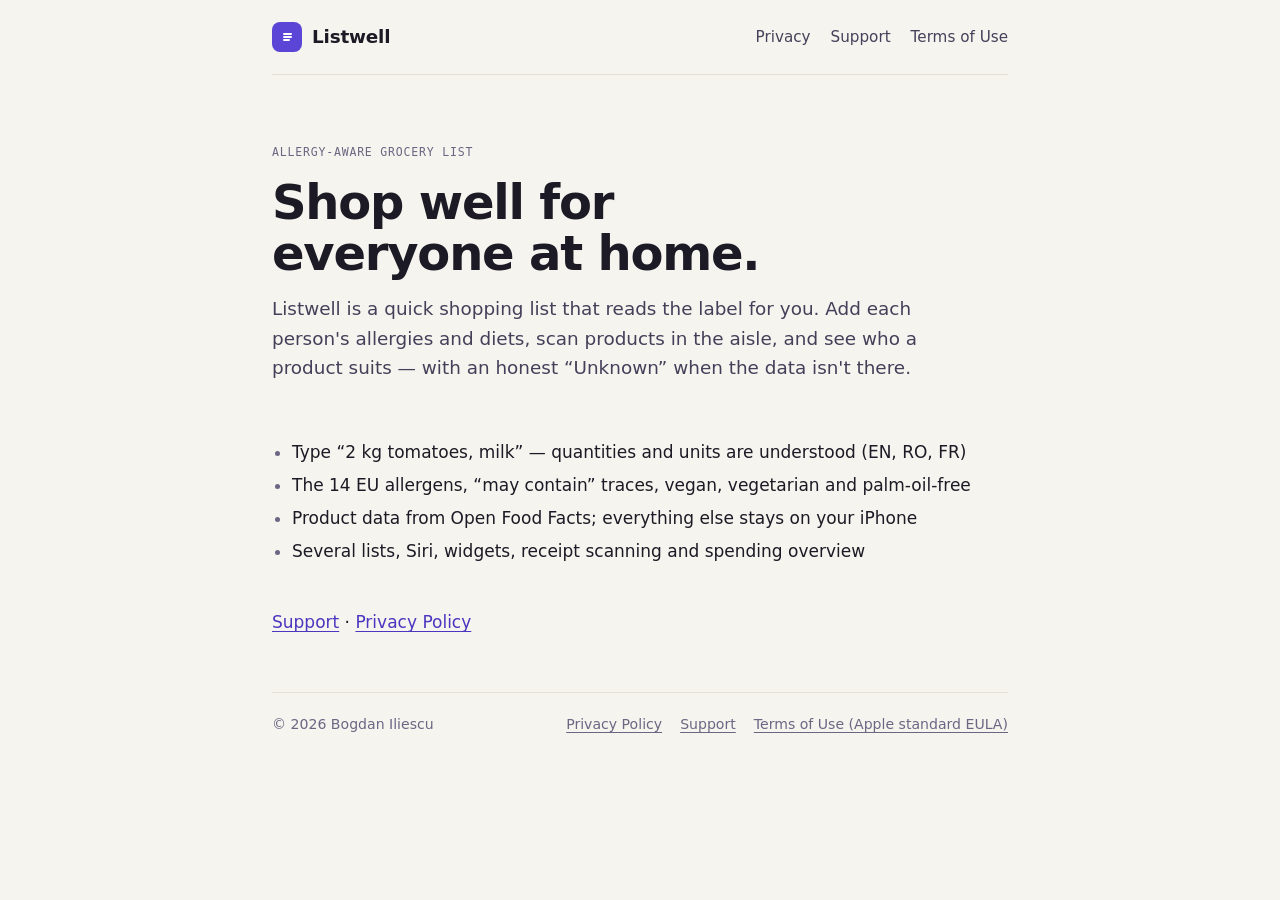
<file: index.html>
<!doctype html>
<html lang="en">
<head>
  <meta charset="utf-8">
  <meta name="viewport" content="width=device-width, initial-scale=1">
  <title>Listwell — allergy-aware grocery list</title>
  <meta name="description" content="A quick shopping list that checks products against your household's allergies and diets.">
  <link rel="stylesheet" href="style.css">
</head>
<body>
<div class="page">

  <header class="topbar">
    <a class="brand" href="index.html">
      <span class="brand-mark" aria-hidden="true"><svg width="16" height="16" viewBox="0 0 16 16"><path d="M5 5h7M5 8h7M5 11h5" stroke="currentColor" stroke-width="2" stroke-linecap="round"/></svg></span>
      <span class="brand-name">Listwell</span>
    </a>
    <nav class="nav" aria-label="Site">
      <a href="privacy.html">Privacy</a><a href="support.html">Support</a>
      <a href="https://www.apple.com/legal/internet-services/itunes/dev/stdeula/">Terms of Use</a>
    </nav>
  </header>

  <div class="intro">
    <span class="label">Allergy-aware grocery list</span>
    <h1>Shop well for everyone at home.</h1>
    <p class="lede">Listwell is a quick shopping list that reads the label for you. Add each person's allergies and diets, scan products in the aisle, and see who a product suits — with an honest “Unknown” when the data isn't there.</p>
  </div>
  <main class="doc">
    <ul>
      <li>Type “2 kg tomatoes, milk” — quantities and units are understood (EN, RO, FR)</li>
      <li>The 14 EU allergens, “may contain” traces, vegan, vegetarian and palm-oil-free</li>
      <li>Product data from Open Food Facts; everything else stays on your iPhone</li>
      <li>Several lists, Siri, widgets, receipt scanning and spending overview</li>
    </ul>
    <p><a href="support.html">Support</a> · <a href="privacy.html">Privacy Policy</a></p>
  </main>

  <footer class="footer">
    <span>© 2026 Bogdan Iliescu</span>
    <nav aria-label="Footer">
      <a href="privacy.html">Privacy Policy</a>
      <a href="support.html">Support</a>
      <a href="https://www.apple.com/legal/internet-services/itunes/dev/stdeula/">Terms of Use (Apple standard EULA)</a>
    </nav>
  </footer>

</div>
</body>
</html>
</file>
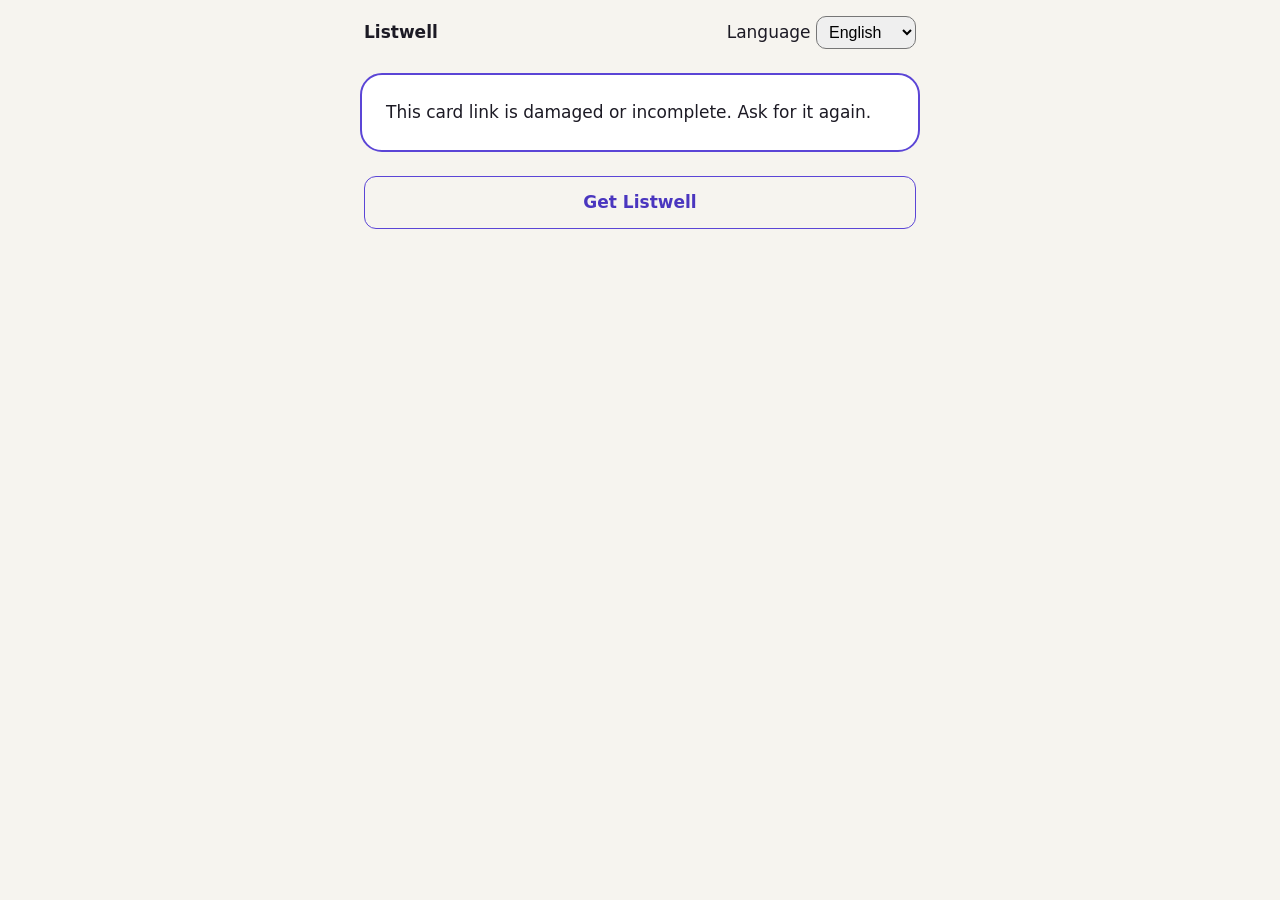
<file: card/index.html>
<!doctype html>
<html lang="en">
<head>
  <meta charset="utf-8">
  <meta name="viewport" content="width=device-width, initial-scale=1">
  <meta name="robots" content="noindex">
  <meta name="referrer" content="no-referrer">
  <title>Allergy card · Listwell</title>
  <link rel="stylesheet" href="../style.css">
  <style>
    .card { background: var(--surface); border: 2px solid var(--accent); border-radius: 22px; padding: 24px; max-width: 560px; margin: 24px auto; }
    .who { display: flex; gap: 14px; align-items: center; }
    .who .emoji { font-size: 52px; }
    .who h1 { margin: 0; font-size: 30px; }
    .who p { margin: 2px 0 0; color: var(--muted); }
    .cant { font-weight: 700; font-size: 20px; margin: 20px 0 8px; }
    ul.allergens { list-style: none; padding: 0; margin: 0; font-size: 20px; }
    ul.allergens li { padding: 6px 0; border-bottom: 1px solid var(--rule); }
    .traces { margin-top: 14px; }
    .traces.strong { color: var(--poor); font-weight: 700; }
    .note { margin-top: 14px; padding: 10px 12px; background: var(--sunken); border-radius: 12px; }
    .thanks { font-weight: 700; margin-top: 18px; font-size: 18px; }
    .bar { max-width: 560px; margin: 16px auto; display: flex; gap: 10px; flex-wrap: wrap; align-items: center; justify-content: space-between; padding: 0 4px; }
    .bar select { font-size: 16px; padding: 6px 8px; border-radius: 10px; }
    .actions { max-width: 560px; margin: 0 auto 40px; display: flex; gap: 10px; flex-wrap: wrap; padding: 0 4px; }
    .actions a { flex: 1 1 200px; text-align: center; padding: 12px; border-radius: 12px; text-decoration: none; font-weight: 600; }
    .actions a.primary { background: var(--accent); color: var(--on-accent); }
    .actions a.secondary { border: 1px solid var(--accent); color: var(--accent-ink); }
    .footer { color: var(--muted); font-size: 13px; margin-top: 14px; }
    .hidden { display: none; }
  </style>
</head>
<body>
  <main>
    <div class="bar">
      <strong>Listwell</strong>
      <label><span id="langLabel">Language</span>
        <select id="lang"></select>
      </label>
    </div>
    <div id="card" class="card hidden"></div>
    <div id="error" class="card hidden"></div>
    <div class="actions">
      <a id="open" class="primary hidden" href="#">Open in Listwell</a>
      <a id="get" class="secondary" href="https://apps.apple.com/app/id6823327229">Get Listwell</a>
    </div>
  </main>
  <script>
  // Everything happens on this page: the card is in the part of the link after "#", which is never sent anywhere.
  const D = {"t": {"languages": ["en", "ro", "fr", "de", "it", "es"], "languageNames": {"en": "English", "ro": "Română", "fr": "Français", "de": "Deutsch", "it": "Italiano", "es": "Español"}, "strings": {"en": {"title": "My food allergies", "cantEat": "I can't eat:", "tracesAvoid": "Even traces are a problem for me. Please check “may contain” warnings.", "tracesOK": "Traces (“may contain”) are usually OK for me.", "vegan": "Vegan diet: no meat, fish, milk, eggs or honey.", "vegetarian": "Vegetarian diet: no meat or fish.", "palmOilFree": "I avoid palm oil.", "none": "I have no food restrictions.", "thanks": "Please check the ingredients. Thank you!", "note": "Note", "footer": "Allergy card made with Listwell", "allergens": {"gluten": "Gluten (wheat, rye, barley, oats)", "crustaceans": "Crustaceans (shrimp, crab, lobster)", "eggs": "Eggs", "fish": "Fish", "peanuts": "Peanuts", "soybeans": "Soy", "milk": "Milk (including lactose)", "nuts": "Tree nuts (almonds, hazelnuts, walnuts, cashews…)", "celery": "Celery", "mustard": "Mustard", "sesame": "Sesame", "sulphites": "Sulphites", "lupin": "Lupin", "molluscs": "Molluscs (mussels, squid, snails)"}}, "ro": {"title": "Alergiile mele alimentare", "cantEat": "Nu pot mânca:", "tracesAvoid": "Chiar și urmele sunt o problemă pentru mine. Vă rog verificați mențiunile „poate conține”.", "tracesOK": "Urmele („poate conține”) sunt de obicei în regulă pentru mine.", "vegan": "Dietă vegană: fără carne, pește, lapte, ouă sau miere.", "vegetarian": "Dietă vegetariană: fără carne sau pește.", "palmOilFree": "Evit uleiul de palmier.", "none": "Nu am restricții alimentare.", "thanks": "Vă rog verificați ingredientele. Mulțumesc!", "note": "Notă", "footer": "Card de alergii creat cu Listwell", "allergens": {"gluten": "Gluten (grâu, secară, orz, ovăz)", "crustaceans": "Crustacee (creveți, crab, homar)", "eggs": "Ouă", "fish": "Pește", "peanuts": "Arahide", "soybeans": "Soia", "milk": "Lapte (inclusiv lactoză)", "nuts": "Fructe cu coajă lemnoasă (migdale, alune, nuci, caju…)", "celery": "Țelină", "mustard": "Muștar", "sesame": "Susan", "sulphites": "Sulfiți", "lupin": "Lupin", "molluscs": "Moluște (midii, calmar, melci)"}}, "fr": {"title": "Mes allergies alimentaires", "cantEat": "Je ne peux pas manger :", "tracesAvoid": "Même des traces me posent problème. Merci de vérifier les mentions « peut contenir ».", "tracesOK": "Les traces (« peut contenir ») me conviennent généralement.", "vegan": "Régime végan : ni viande, ni poisson, ni lait, ni œufs, ni miel.", "vegetarian": "Régime végétarien : ni viande ni poisson.", "palmOilFree": "J’évite l’huile de palme.", "none": "Je n’ai aucune restriction alimentaire.", "thanks": "Merci de vérifier les ingrédients. Merci beaucoup !", "note": "Remarque", "footer": "Carte d’allergies créée avec Listwell", "allergens": {"gluten": "Gluten (blé, seigle, orge, avoine)", "crustaceans": "Crustacés (crevettes, crabe, homard)", "eggs": "Œufs", "fish": "Poisson", "peanuts": "Arachides (cacahuètes)", "soybeans": "Soja", "milk": "Lait (y compris le lactose)", "nuts": "Fruits à coque (amandes, noisettes, noix, cajou…)", "celery": "Céleri", "mustard": "Moutarde", "sesame": "Sésame", "sulphites": "Sulfites", "lupin": "Lupin", "molluscs": "Mollusques (moules, calmar, escargots)"}}, "de": {"title": "Meine Lebensmittelallergien", "cantEat": "Ich darf nicht essen:", "tracesAvoid": "Schon Spuren sind für mich ein Problem. Bitte auf „kann Spuren enthalten“ achten.", "tracesOK": "Spuren („kann Spuren enthalten“) sind für mich meist in Ordnung.", "vegan": "Vegane Ernährung: kein Fleisch, kein Fisch, keine Milch, keine Eier, kein Honig.", "vegetarian": "Vegetarische Ernährung: kein Fleisch und kein Fisch.", "palmOilFree": "Ich vermeide Palmöl.", "none": "Ich habe keine Einschränkungen beim Essen.", "thanks": "Bitte prüfen Sie die Zutaten. Vielen Dank!", "note": "Hinweis", "footer": "Allergiekarte erstellt mit Listwell", "allergens": {"gluten": "Gluten (Weizen, Roggen, Gerste, Hafer)", "crustaceans": "Krebstiere (Garnelen, Krabben, Hummer)", "eggs": "Eier", "fish": "Fisch", "peanuts": "Erdnüsse", "soybeans": "Soja", "milk": "Milch (einschließlich Laktose)", "nuts": "Schalenfrüchte (Mandeln, Haselnüsse, Walnüsse, Cashews…)", "celery": "Sellerie", "mustard": "Senf", "sesame": "Sesam", "sulphites": "Sulfite", "lupin": "Lupinen", "molluscs": "Weichtiere (Muscheln, Tintenfisch, Schnecken)"}}, "it": {"title": "Le mie allergie alimentari", "cantEat": "Non posso mangiare:", "tracesAvoid": "Anche le tracce sono un problema per me. Controllate le diciture «può contenere».", "tracesOK": "Le tracce («può contenere») di solito per me vanno bene.", "vegan": "Dieta vegana: niente carne, pesce, latte, uova o miele.", "vegetarian": "Dieta vegetariana: niente carne né pesce.", "palmOilFree": "Evito l’olio di palma.", "none": "Non ho restrizioni alimentari.", "thanks": "Per favore controllate gli ingredienti. Grazie!", "note": "Nota", "footer": "Scheda allergie creata con Listwell", "allergens": {"gluten": "Glutine (frumento, segale, orzo, avena)", "crustaceans": "Crostacei (gamberi, granchi, astice)", "eggs": "Uova", "fish": "Pesce", "peanuts": "Arachidi", "soybeans": "Soia", "milk": "Latte (incluso il lattosio)", "nuts": "Frutta a guscio (mandorle, nocciole, noci, anacardi…)", "celery": "Sedano", "mustard": "Senape", "sesame": "Sesamo", "sulphites": "Solfiti", "lupin": "Lupini", "molluscs": "Molluschi (cozze, calamari, lumache)"}}, "es": {"title": "Mis alergias alimentarias", "cantEat": "No puedo comer:", "tracesAvoid": "Incluso las trazas son un problema para mí. Revisen los avisos «puede contener».", "tracesOK": "Las trazas («puede contener») normalmente no me afectan.", "vegan": "Dieta vegana: sin carne, pescado, leche, huevos ni miel.", "vegetarian": "Dieta vegetariana: sin carne ni pescado.", "palmOilFree": "Evito el aceite de palma.", "none": "No tengo restricciones alimentarias.", "thanks": "Por favor, revisen los ingredientes. ¡Gracias!", "note": "Nota", "footer": "Tarjeta de alergias creada con Listwell", "allergens": {"gluten": "Gluten (trigo, centeno, cebada, avena)", "crustaceans": "Crustáceos (gambas, cangrejo, langosta)", "eggs": "Huevos", "fish": "Pescado", "peanuts": "Cacahuetes", "soybeans": "Soja", "milk": "Leche (incluida la lactosa)", "nuts": "Frutos de cáscara (almendras, avellanas, nueces, anacardos…)", "celery": "Apio", "mustard": "Mostaza", "sesame": "Sésamo", "sulphites": "Sulfitos", "lupin": "Altramuces", "molluscs": "Moluscos (mejillones, calamares, caracoles)"}}}}, "ui": {"en": {"open": "Open in Listwell", "get": "Get Listwell", "invalid": "This card link is damaged or incomplete. Ask for it again.", "language": "Language"}, "ro": {"open": "Deschide în Listwell", "get": "Descarcă Listwell", "invalid": "Linkul cardului este deteriorat sau incomplet. Cere-l din nou.", "language": "Limba"}, "fr": {"open": "Ouvrir dans Listwell", "get": "Obtenir Listwell", "invalid": "Ce lien de carte est abîmé ou incomplet. Demandez-le à nouveau.", "language": "Langue"}, "de": {"open": "In Listwell öffnen", "get": "Listwell laden", "invalid": "Dieser Kartenlink ist beschädigt oder unvollständig.", "language": "Sprache"}, "it": {"open": "Apri in Listwell", "get": "Scarica Listwell", "invalid": "Questo link è danneggiato o incompleto.", "language": "Lingua"}, "es": {"open": "Abrir en Listwell", "get": "Descargar Listwell", "invalid": "Este enlace está dañado o incompleto.", "language": "Idioma"}}, "emoji": {"gluten": "🌾", "crustaceans": "🦐", "eggs": "🥚", "fish": "🐟", "peanuts": "🥜", "soybeans": "🫘", "milk": "🥛", "nuts": "🌰", "celery": "🥬", "mustard": "🟡", "sesame": "⚪️", "sulphites": "🍷", "lupin": "🌼", "molluscs": "🦪"}, "dietEmoji": {"vegan": "🌱", "vegetarian": "🥗", "palmOilFree": "🌴"}, "order": ["gluten", "crustaceans", "eggs", "fish", "peanuts", "soybeans", "milk", "nuts", "celery", "mustard", "sesame", "sulphites", "lupin", "molluscs"]};
  const $ = (id) => document.getElementById(id);
  function decode(fragment) {
    if (!fragment.startsWith("c1.") || fragment.length > 2048) return null;
    try {
      let b = fragment.slice(3).replace(/-/g, "+").replace(/_/g, "/");
      while (b.length % 4) b += "=";
      const bytes = Uint8Array.from(atob(b), (c) => c.charCodeAt(0));
      const card = JSON.parse(new TextDecoder().decode(bytes));
      if (card.v !== 1 || typeof card.n !== "string" || !card.n.trim()) return null;
      return card;
    } catch (e) { return null; }
  }
  function text(tag, content, cls) {
    const el = document.createElement(tag);
    el.textContent = content;
    if (cls) el.className = cls;
    return el;
  }
  function render(card, lang) {
    const s = D.t.strings[lang] || D.t.strings.en;
    const ui = D.ui[lang] || D.ui.en;
    document.documentElement.lang = lang;
    $("langLabel").textContent = ui.language;
    $("open").textContent = ui.open;
    $("get").textContent = ui.get;
    if (!card) {
      $("card").classList.add("hidden");
      $("open").classList.add("hidden");
      const err = $("error");
      err.replaceChildren(text("p", ui.invalid));
      err.classList.remove("hidden");
      return;
    }
    const root = $("card");
    root.replaceChildren();
    const who = document.createElement("div");
    who.className = "who";
    who.append(text("div", (card.e || "🙂").slice(0, 8), "emoji"));
    const names = document.createElement("div");
    names.append(text("h1", card.n.slice(0, 40)), text("p", s.title));
    who.append(names);
    root.append(who);
    const allergens = D.order.filter((code) => (card.a || []).includes(code));
    const diets = (card.d || []).filter((d) => s[d] && !(d === "vegetarian" && (card.d || []).includes("vegan")));
    if (!allergens.length && !diets.length) root.append(text("p", s.none, "cant"));
    if (allergens.length) {
      root.append(text("div", s.cantEat, "cant"));
      const ul = document.createElement("ul");
      ul.className = "allergens";
      allergens.forEach((code) => ul.append(text("li", D.emoji[code] + "  " + (s.allergens[code] || code))));
      root.append(ul);
      root.append(text("p", card.t ? s.tracesAvoid : s.tracesOK, card.t ? "traces strong" : "traces"));
    }
    diets.forEach((d) => root.append(text("p", D.dietEmoji[d] + "  " + s[d])));
    if (card.m) {
      const note = document.createElement("div");
      note.className = "note";
      note.append(text("strong", s.note + ": "), text("span", String(card.m).slice(0, 140)));
      root.append(note);
    }
    root.append(text("p", s.thanks, "thanks"), text("p", s.footer, "footer"));
    root.classList.remove("hidden");
    $("error").classList.add("hidden");
    const open = $("open");
    open.href = "listwell://card#" + location.hash.slice(1);
    open.classList.remove("hidden");
  }
  const languages = D.t.languages;
  const preferred = (navigator.languages || [navigator.language || "en"]).map((l) => l.slice(0, 2));
  let lang = preferred.find((l) => languages.includes(l)) || "en";
  const select = $("lang");
  languages.forEach((code) => {
    const option = document.createElement("option");
    option.value = code;
    option.textContent = D.t.languageNames[code];
    select.append(option);
  });
  select.value = lang;
  const show = () => render(decode(decodeURIComponent(location.hash.slice(1))), select.value);
  select.addEventListener("change", show);
  window.addEventListener("hashchange", show);
  show();
  </script>
</body>
</html>
</file>
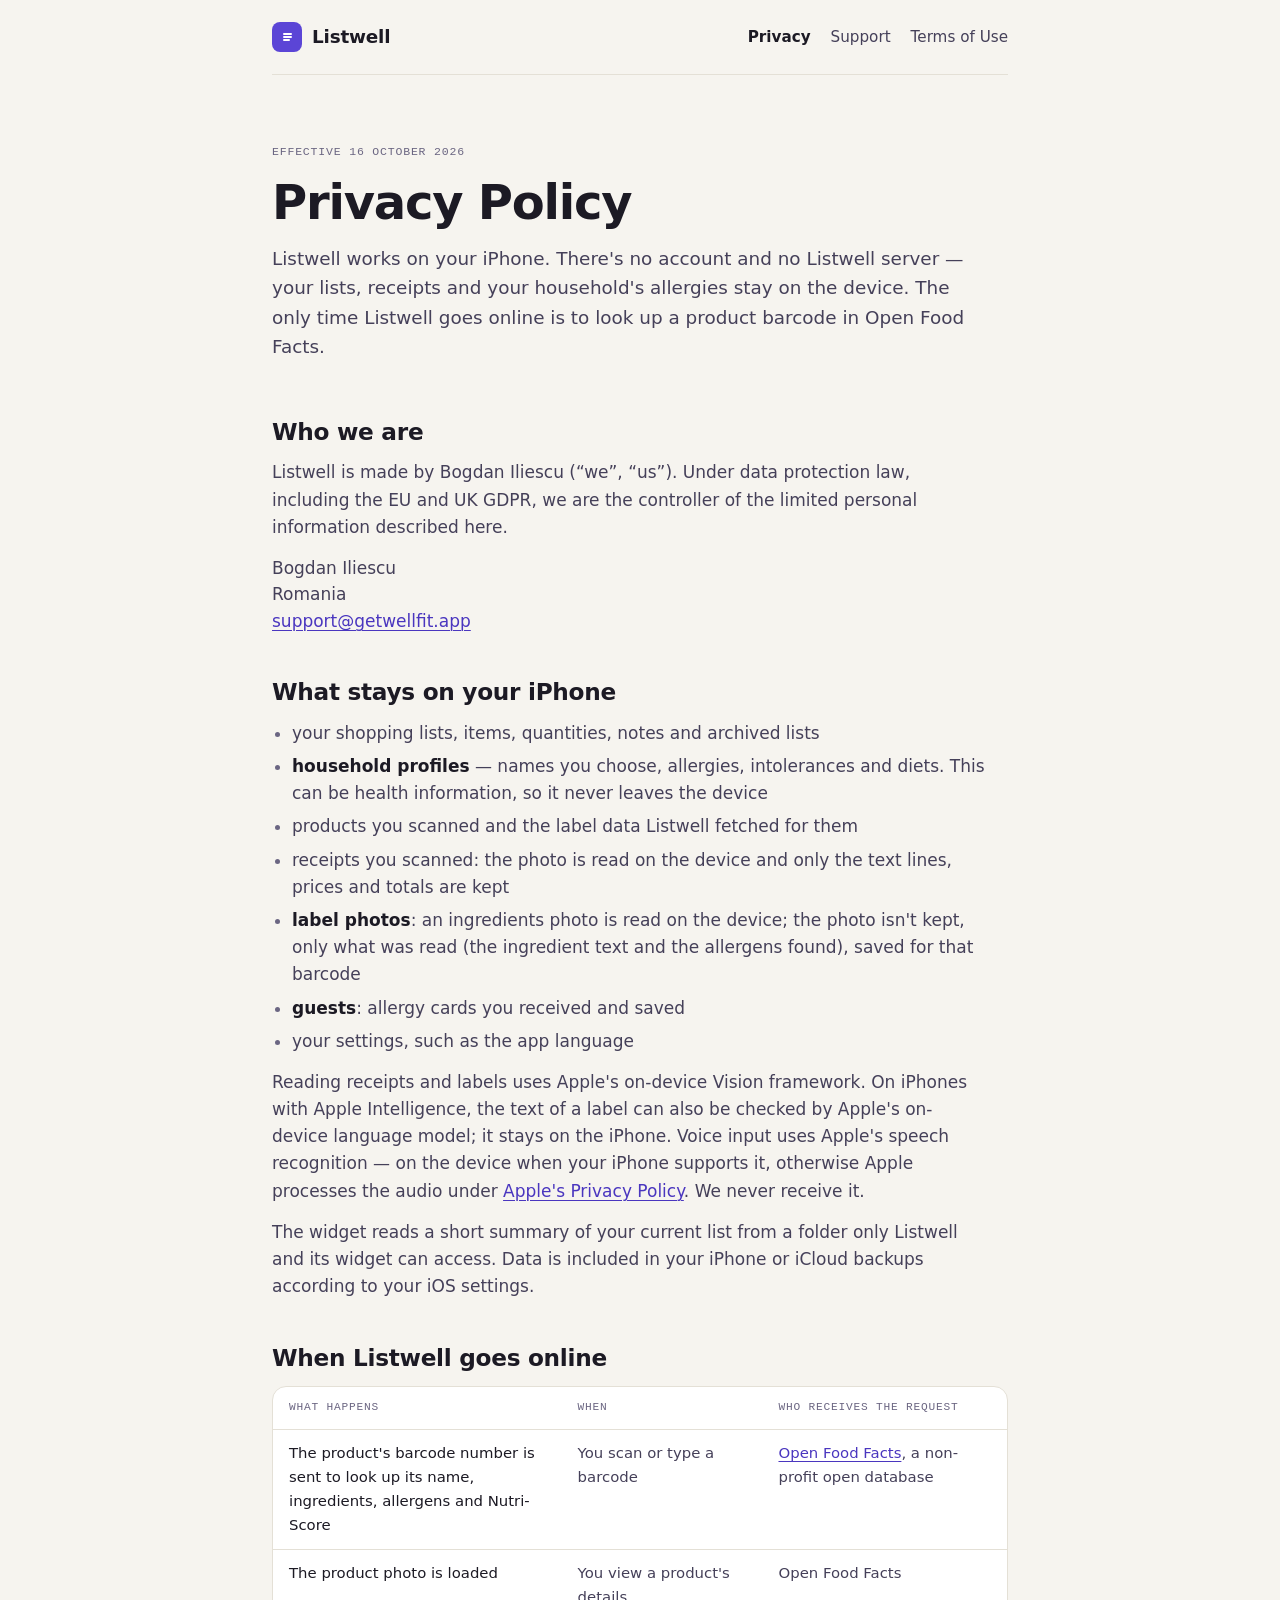
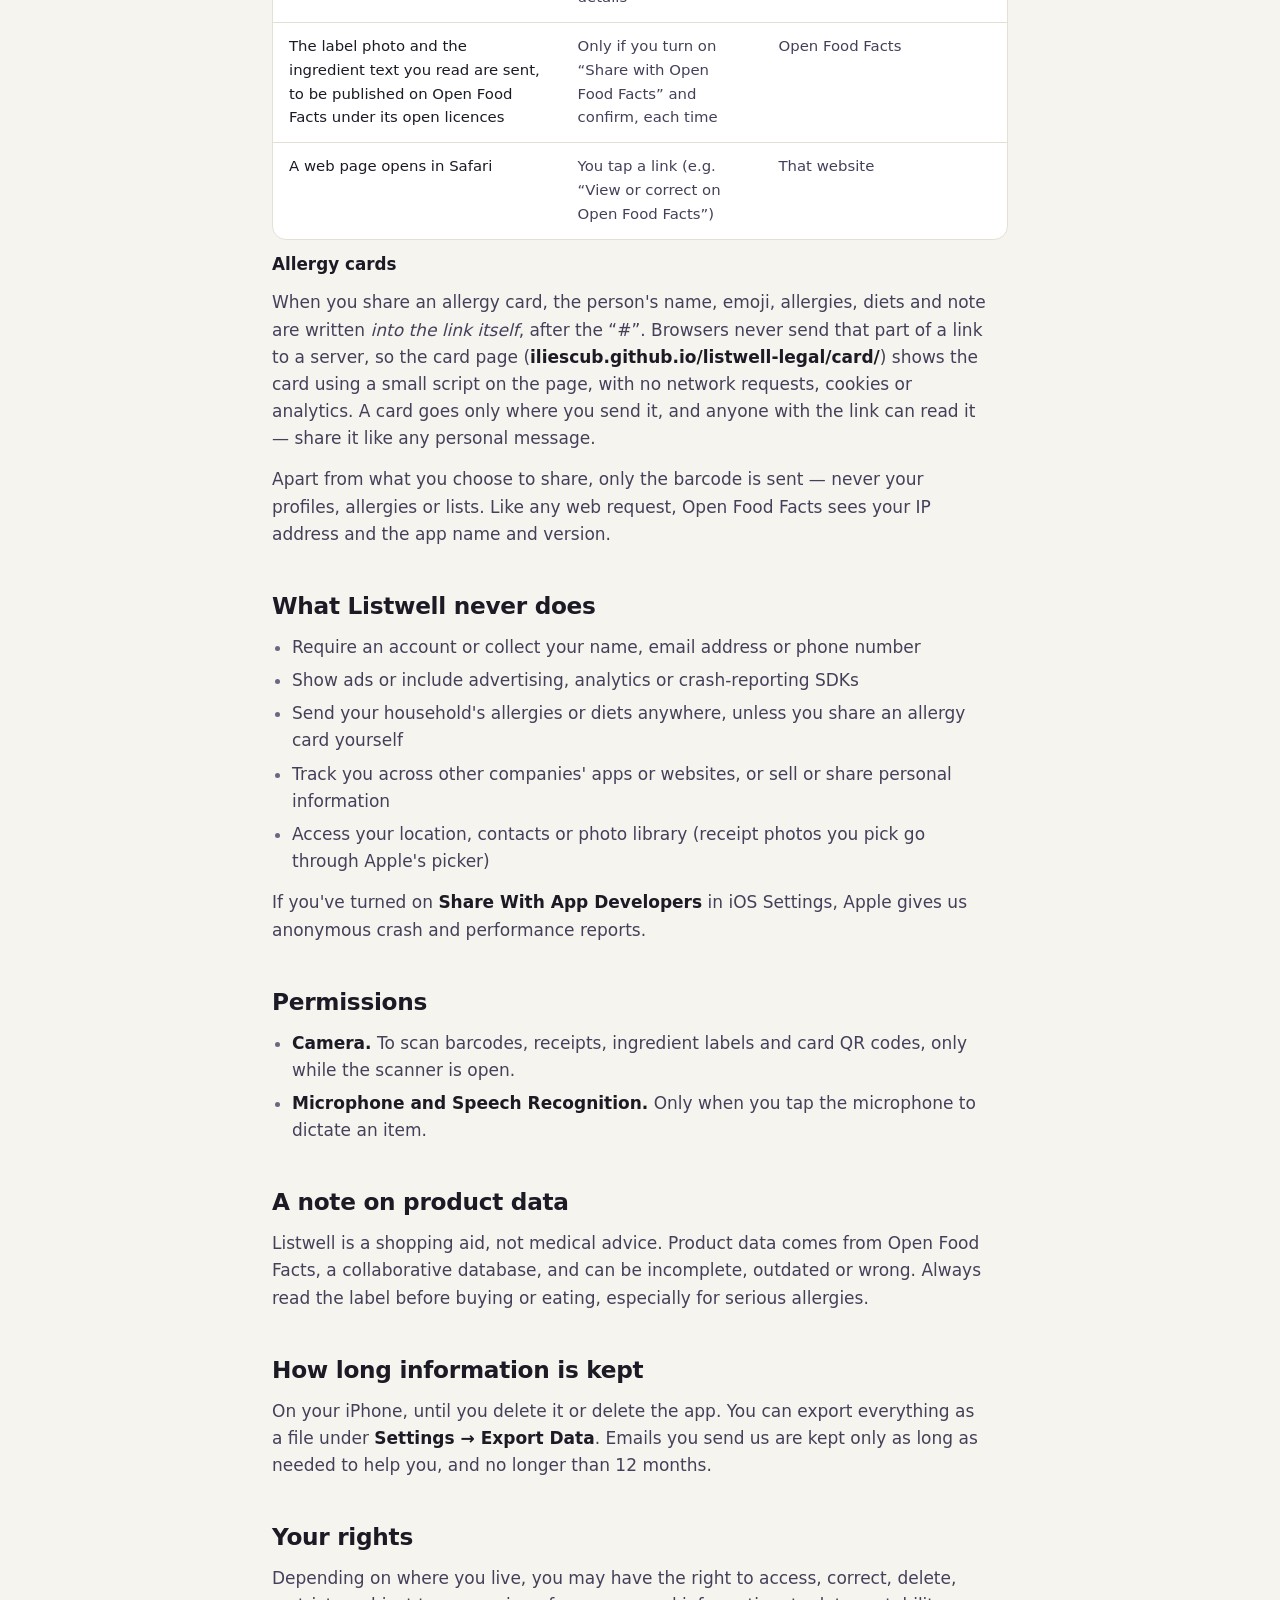
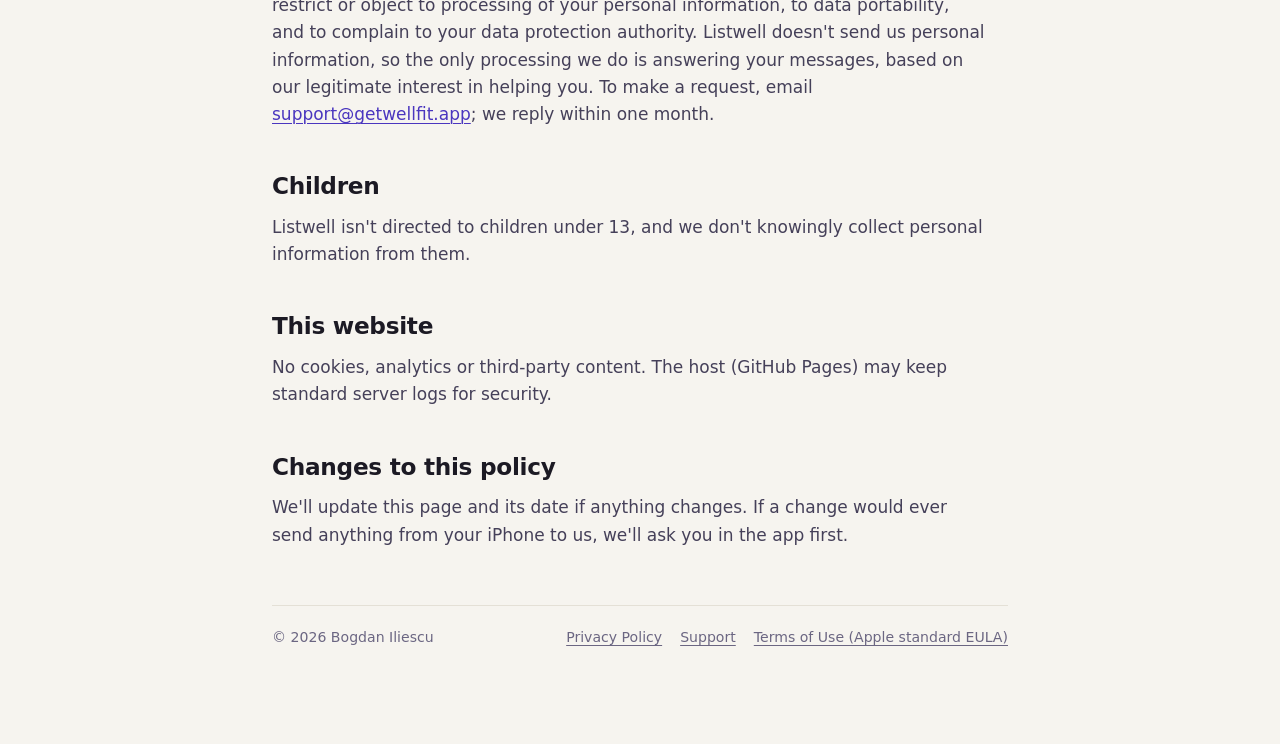
<file: privacy.html>
<!doctype html>
<html lang="en">
<head>
  <meta charset="utf-8">
  <meta name="viewport" content="width=device-width, initial-scale=1">
  <title>Listwell Privacy Policy</title>
  <meta name="description" content="Listwell keeps your lists and your household's allergies on your iPhone. No account, no server, no tracking.">
  <link rel="stylesheet" href="style.css">
</head>
<body>
<div class="page">

  <header class="topbar">
    <a class="brand" href="index.html">
      <span class="brand-mark" aria-hidden="true"><svg width="16" height="16" viewBox="0 0 16 16"><path d="M5 5h7M5 8h7M5 11h5" stroke="currentColor" stroke-width="2" stroke-linecap="round"/></svg></span>
      <span class="brand-name">Listwell</span>
    </a>
    <nav class="nav" aria-label="Site">
      <a href="privacy.html" aria-current="page">Privacy</a><a href="support.html">Support</a>
      <a href="https://www.apple.com/legal/internet-services/itunes/dev/stdeula/">Terms of Use</a>
    </nav>
  </header>

  <div class="intro">
    <span class="label">Effective 16 October 2026</span>
    <h1>Privacy Policy</h1>
    <p class="lede">Listwell works on your iPhone. There's no account and no Listwell server — your lists, receipts and your household's allergies stay on the device. The only time Listwell goes online is to look up a product barcode in Open Food Facts.</p>
  </div>

  <main class="doc">
    <section id="who">
      <h2>Who we are</h2>
      <p>Listwell is made by Bogdan Iliescu (“we”, “us”). Under data protection law, including the EU and UK GDPR, we are the controller of the limited personal information described here.</p>
      <address class="address">Bogdan Iliescu<br>Romania<br><a href="mailto:support@getwellfit.app">support@getwellfit.app</a></address>
    </section>

    <section id="on-device">
      <h2>What stays on your iPhone</h2>
      <ul>
        <li>your shopping lists, items, quantities, notes and archived lists</li>
        <li><strong>household profiles</strong> — names you choose, allergies, intolerances and diets. This can be health information, so it never leaves the device</li>
        <li>products you scanned and the label data Listwell fetched for them</li>
        <li>receipts you scanned: the photo is read on the device and only the text lines, prices and totals are kept</li>
        <li><strong>label photos</strong>: an ingredients photo is read on the device; the photo isn't kept, only what was read (the ingredient text and the allergens found), saved for that barcode</li>
        <li><strong>guests</strong>: allergy cards you received and saved</li>
        <li>your settings, such as the app language</li>
      </ul>
      <p>Reading receipts and labels uses Apple's on-device Vision framework. On iPhones with Apple Intelligence, the text of a label can also be checked by Apple's on-device language model; it stays on the iPhone. Voice input uses Apple's speech recognition — on the device when your iPhone supports it, otherwise Apple processes the audio under <a href="https://www.apple.com/legal/privacy/">Apple's Privacy Policy</a>. We never receive it.</p>
      <p>The widget reads a short summary of your current list from a folder only Listwell and its widget can access. Data is included in your iPhone or iCloud backups according to your iOS settings.</p>
    </section>

    <section id="network">
      <h2>When Listwell goes online</h2>
      <div class="table-wrap">
        <table>
          <thead><tr><th>What happens</th><th>When</th><th>Who receives the request</th></tr></thead>
          <tbody>
            <tr><td>The product's barcode number is sent to look up its name, ingredients, allergens and Nutri-Score</td><td>You scan or type a barcode</td><td><a href="https://world.openfoodfacts.org/privacy">Open Food Facts</a>, a non-profit open database</td></tr>
            <tr><td>The product photo is loaded</td><td>You view a product's details</td><td>Open Food Facts</td></tr>
            <tr><td>The label photo and the ingredient text you read are sent, to be published on Open Food Facts under its open licences</td><td>Only if you turn on “Share with Open Food Facts” and confirm, each time</td><td>Open Food Facts</td></tr>
            <tr><td>A web page opens in Safari</td><td>You tap a link (e.g. “View or correct on Open Food Facts”)</td><td>That website</td></tr>
          </tbody>
        </table>
      </div>
      <h3>Allergy cards</h3>
      <p>When you share an allergy card, the person's name, emoji, allergies, diets and note are written <em>into the link itself</em>, after the “#”. Browsers never send that part of a link to a server, so the card page (<span class="path">iliescub.github.io/listwell-legal/card/</span>) shows the card using a small script on the page, with no network requests, cookies or analytics. A card goes only where you send it, and anyone with the link can read it — share it like any personal message.</p>
      <p>Apart from what you choose to share, only the barcode is sent — never your profiles, allergies or lists. Like any web request, Open Food Facts sees your IP address and the app name and version.</p>
    </section>

    <section id="never">
      <h2>What Listwell never does</h2>
      <ul>
        <li>Require an account or collect your name, email address or phone number</li>
        <li>Show ads or include advertising, analytics or crash-reporting SDKs</li>
        <li>Send your household's allergies or diets anywhere, unless you share an allergy card yourself</li>
        <li>Track you across other companies' apps or websites, or sell or share personal information</li>
        <li>Access your location, contacts or photo library (receipt photos you pick go through Apple's picker)</li>
      </ul>
      <p>If you've turned on <span class="path">Share With App Developers</span> in iOS Settings, Apple gives us anonymous crash and performance reports.</p>
    </section>

    <section id="permissions">
      <h2>Permissions</h2>
      <ul>
        <li><strong>Camera.</strong> To scan barcodes, receipts, ingredient labels and card QR codes, only while the scanner is open.</li>
        <li><strong>Microphone and Speech Recognition.</strong> Only when you tap the microphone to dictate an item.</li>
      </ul>
    </section>

    <section id="safety">
      <h2>A note on product data</h2>
      <p>Listwell is a shopping aid, not medical advice. Product data comes from Open Food Facts, a collaborative database, and can be incomplete, outdated or wrong. Always read the label before buying or eating, especially for serious allergies.</p>
    </section>

    <section id="retention">
      <h2>How long information is kept</h2>
      <p>On your iPhone, until you delete it or delete the app. You can export everything as a file under <span class="path">Settings → Export Data</span>. Emails you send us are kept only as long as needed to help you, and no longer than 12 months.</p>
    </section>

    <section id="rights">
      <h2>Your rights</h2>
      <p>Depending on where you live, you may have the right to access, correct, delete, restrict or object to processing of your personal information, to data portability, and to complain to your data protection authority. Listwell doesn't send us personal information, so the only processing we do is answering your messages, based on our legitimate interest in helping you. To make a request, email <a href="mailto:support@getwellfit.app">support@getwellfit.app</a>; we reply within one month.</p>
    </section>

    <section id="children">
      <h2>Children</h2>
      <p>Listwell isn't directed to children under 13, and we don't knowingly collect personal information from them.</p>
    </section>

    <section id="website">
      <h2>This website</h2>
      <p>No cookies, analytics or third-party content. The host (GitHub Pages) may keep standard server logs for security.</p>
    </section>

    <section id="changes">
      <h2>Changes to this policy</h2>
      <p>We'll update this page and its date if anything changes. If a change would ever send anything from your iPhone to us, we'll ask you in the app first.</p>
    </section>
  </main>

  <footer class="footer">
    <span>© 2026 Bogdan Iliescu</span>
    <nav aria-label="Footer">
      <a href="privacy.html">Privacy Policy</a>
      <a href="support.html">Support</a>
      <a href="https://www.apple.com/legal/internet-services/itunes/dev/stdeula/">Terms of Use (Apple standard EULA)</a>
    </nav>
  </footer>

</div>
</body>
</html>
</file>
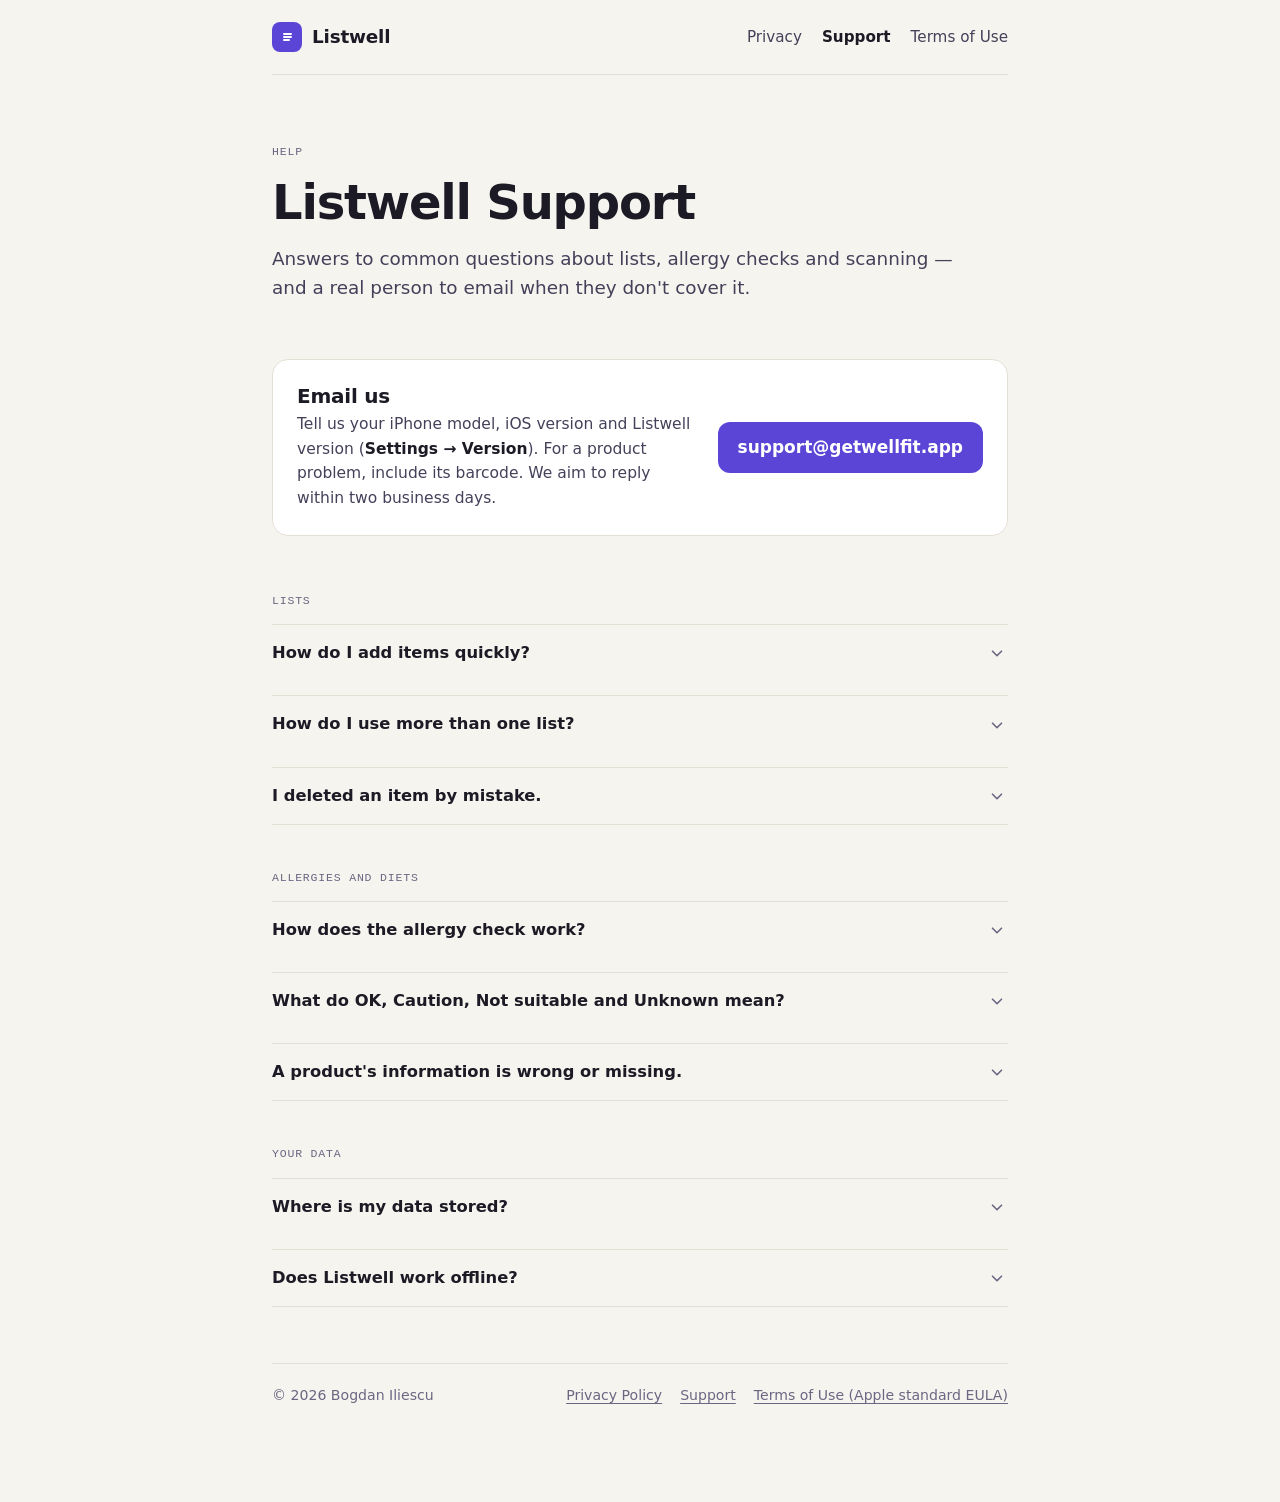
<file: support.html>
<!doctype html>
<html lang="en">
<head>
  <meta charset="utf-8">
  <meta name="viewport" content="width=device-width, initial-scale=1">
  <title>Listwell Support</title>
  <meta name="description" content="Help with Listwell: lists, allergy checks, scanning and your data.">
  <link rel="stylesheet" href="style.css">
</head>
<body>
<div class="page">

  <header class="topbar">
    <a class="brand" href="index.html">
      <span class="brand-mark" aria-hidden="true"><svg width="16" height="16" viewBox="0 0 16 16"><path d="M5 5h7M5 8h7M5 11h5" stroke="currentColor" stroke-width="2" stroke-linecap="round"/></svg></span>
      <span class="brand-name">Listwell</span>
    </a>
    <nav class="nav" aria-label="Site">
      <a href="privacy.html">Privacy</a><a href="support.html" aria-current="page">Support</a>
      <a href="https://www.apple.com/legal/internet-services/itunes/dev/stdeula/">Terms of Use</a>
    </nav>
  </header>

  <div class="intro">
    <span class="label">Help</span>
    <h1>Listwell Support</h1>
    <p class="lede">Answers to common questions about lists, allergy checks and scanning — and a real person to email when they don't cover it.</p>
  </div>

  <div class="contact">
    <div>
      <h2>Email us</h2>
      <p>Tell us your iPhone model, iOS version and Listwell version (<span class="path">Settings → Version</span>). For a product problem, include its barcode. We aim to reply within two business days.</p>
    </div>
    <a class="button" href="mailto:support@getwellfit.app?subject=Listwell%20support">support@getwellfit.app</a>
  </div>

  <main class="doc">
    <section class="faq-group" id="lists">
      <span class="label">Lists</span>
      <details class="faq">
        <summary>How do I add items quickly?<svg viewBox="0 0 20 20" aria-hidden="true"><path d="M5 8l5 5 5-5" fill="none" stroke="currentColor" stroke-width="1.8" stroke-linecap="round" stroke-linejoin="round"/></svg></summary>
        <div class="faq-body"><p>Type in the box at the bottom of the list, for example “2 kg tomatoes, milk, 6 eggs”. Quantities and units (kg, g, l, ml, pcs, packs — also in Romanian and French) are understood. You can also say “Add to my Listwell list” to Siri.</p></div>
      </details>

      <details class="faq">
        <summary>How do I use more than one list?<svg viewBox="0 0 20 20" aria-hidden="true"><path d="M5 8l5 5 5-5" fill="none" stroke="currentColor" stroke-width="1.8" stroke-linecap="round" stroke-linejoin="round"/></svg></summary>
        <div class="faq-body"><p>Tap the list name at the top to switch lists or create a new one. Each list can be checked for everyone in the household or only some people.</p></div>
      </details>

      <details class="faq">
        <summary>I deleted an item by mistake.<svg viewBox="0 0 20 20" aria-hidden="true"><path d="M5 8l5 5 5-5" fill="none" stroke="currentColor" stroke-width="1.8" stroke-linecap="round" stroke-linejoin="round"/></svg></summary>
        <div class="faq-body"><p>Tap Undo on the banner that appears right after deleting.</p></div>
      </details>

    </section>
    <section class="faq-group" id="allergies">
      <span class="label">Allergies and diets</span>
      <details class="faq">
        <summary>How does the allergy check work?<svg viewBox="0 0 20 20" aria-hidden="true"><path d="M5 8l5 5 5-5" fill="none" stroke="currentColor" stroke-width="1.8" stroke-linecap="round" stroke-linejoin="round"/></svg></summary>
        <div class="faq-body"><p>Add each person in <span class='path'>Settings → Household Profiles</span> with their allergies (the 14 EU allergens), whether to avoid “may contain” traces, and diets. When you scan a product, Listwell compares its label data from Open Food Facts with each profile.</p></div>
      </details>

      <details class="faq">
        <summary>What do OK, Caution, Not suitable and Unknown mean?<svg viewBox="0 0 20 20" aria-hidden="true"><path d="M5 8l5 5 5-5" fill="none" stroke="currentColor" stroke-width="1.8" stroke-linecap="round" stroke-linejoin="round"/></svg></summary>
        <div class="faq-body"><p><strong>Not suitable</strong>: the data lists something to avoid. <strong>Caution</strong>: it may contain traces. <strong>OK</strong>: nothing to avoid was found in the data. <strong>Unknown</strong>: the data is missing or incomplete — read the label yourself. Listwell never says a product is safe; always read the label.</p></div>
      </details>

      <details class="faq">
        <summary>A product's information is wrong or missing.<svg viewBox="0 0 20 20" aria-hidden="true"><path d="M5 8l5 5 5-5" fill="none" stroke="currentColor" stroke-width="1.8" stroke-linecap="round" stroke-linejoin="round"/></svg></summary>
        <div class="faq-body"><p>Product data comes from Open Food Facts, a free collaborative database. Tap “View or correct on Open Food Facts” on the product to fix it for everyone.</p></div>
      </details>

    </section>
    <section class="faq-group" id="data">
      <span class="label">Your data</span>
      <details class="faq">
        <summary>Where is my data stored?<svg viewBox="0 0 20 20" aria-hidden="true"><path d="M5 8l5 5 5-5" fill="none" stroke="currentColor" stroke-width="1.8" stroke-linecap="round" stroke-linejoin="round"/></svg></summary>
        <div class="faq-body"><p>Only on your iPhone. There's no account and no Listwell server. Export a copy any time in <span class='path'>Settings → Export Data</span>.</p></div>
      </details>

      <details class="faq">
        <summary>Does Listwell work offline?<svg viewBox="0 0 20 20" aria-hidden="true"><path d="M5 8l5 5 5-5" fill="none" stroke="currentColor" stroke-width="1.8" stroke-linecap="round" stroke-linejoin="round"/></svg></summary>
        <div class="faq-body"><p>Yes. Lists, profiles and products you scanned before all work offline. Looking up a new barcode needs a connection.</p></div>
      </details>

    </section>
  </main>

  <footer class="footer">
    <span>© 2026 Bogdan Iliescu</span>
    <nav aria-label="Footer">
      <a href="privacy.html">Privacy Policy</a>
      <a href="support.html">Support</a>
      <a href="https://www.apple.com/legal/internet-services/itunes/dev/stdeula/">Terms of Use (Apple standard EULA)</a>
    </nav>
  </footer>

</div>
</body>
</html>
</file>
<file: style.css>
/* Listwell website — privacy policy and support.
   Self-contained on purpose: system fonts, no web fonts, no scripts, no third-party requests,
   so the site keeps the same promise the privacy policy makes. */

:root {
  color-scheme: light dark;
  --ground: #F6F4EF;
  --surface: #FFFFFF;
  --sunken: #EEEBE3;
  --ink: #1C1A24;
  --ink-2: #454059;
  --muted: #6B6682;
  --rule: #E4E0D6;
  --accent: #5B45D6;
  --accent-ink: #4A36BF;
  --on-accent: #FFFFFF;
  --good: #00785C;
  --wait: #9A5B00;
  --poor: #C1440E;
  --sans: -apple-system, BlinkMacSystemFont, "SF Pro Text", "Segoe UI", system-ui, Roboto, "Helvetica Neue", Arial, sans-serif;
  --display: -apple-system, BlinkMacSystemFont, "SF Pro Display", "Segoe UI", system-ui, Roboto, "Helvetica Neue", Arial, sans-serif;
  --mono: ui-monospace, "SF Mono", Menlo, Consolas, monospace;
}

@media (prefers-color-scheme: dark) {
  :root {
    --ground: #0E0D12;
    --surface: #1A1920;
    --sunken: #16141F;
    --ink: #ECEAF6;
    --ink-2: #C8C4D9;
    --muted: #9F9AB5;
    --rule: #2C2939;
    --accent: #A898FF;
    --accent-ink: #B6A3FA;
    --on-accent: #120E24;
    --good: #4FC486;
    --wait: #F0A34C;
    --poor: #F07A70;
  }
}

* { box-sizing: border-box; }
html { -webkit-text-size-adjust: 100%; scroll-padding-top: 20px; }

body {
  margin: 0;
  background: var(--ground);
  color: var(--ink);
  font-family: var(--sans);
  font-size: 17px;
  line-height: 1.6;
  padding-inline: 20px;
  padding-block: 0 96px;
}

.page { max-width: 46rem; margin-inline: auto; display: grid; gap: 56px; }

a { color: var(--accent-ink); text-underline-offset: 3px; text-decoration-thickness: 1px; }
a:hover { text-decoration-thickness: 2px; }
a:focus-visible, summary:focus-visible, .button:focus-visible {
  outline: 2px solid var(--accent);
  outline-offset: 3px;
  border-radius: 6px;
}

p, ul, ol { margin: 0; }
strong { font-weight: 600; color: var(--ink); }

h1, h2, h3 { font-family: var(--display); color: var(--ink); margin: 0; text-wrap: balance; }
h1 { font-size: clamp(2.2rem, 6vw, 3rem); font-weight: 800; letter-spacing: -0.025em; line-height: 1.05; }
h2 { font-size: 1.45rem; font-weight: 700; letter-spacing: -0.012em; line-height: 1.2; }
h3 { font-size: 1.05rem; font-weight: 650; line-height: 1.3; }

.label {
  font-family: var(--mono);
  font-size: 0.72rem;
  font-weight: 500;
  letter-spacing: 0.07em;
  text-transform: uppercase;
  color: var(--muted);
}

/* ---------- top bar ---------- */
.topbar {
  display: flex;
  flex-wrap: wrap;
  align-items: center;
  justify-content: space-between;
  gap: 12px 24px;
  padding-block: 22px;
  border-bottom: 1px solid var(--rule);
}
.brand { display: inline-flex; align-items: center; gap: 10px; text-decoration: none; color: var(--ink); }
.brand-mark {
  width: 30px; height: 30px; border-radius: 8px;
  background: var(--accent); color: var(--on-accent);
  display: grid; place-items: center;
}
.brand-name { font-family: var(--display); font-weight: 750; font-size: 1.15rem; letter-spacing: -0.01em; }
.nav { display: flex; flex-wrap: wrap; gap: 6px 20px; font-size: 0.95rem; }
.nav a { color: var(--ink-2); text-decoration: none; }
.nav a:hover { color: var(--accent-ink); text-decoration: underline; }
.nav a[aria-current="page"] { color: var(--ink); font-weight: 600; }

/* ---------- page header ---------- */
.intro { display: grid; gap: 16px; padding-top: 12px; }
.lede { font-size: 1.15rem; color: var(--ink-2); max-width: 60ch; }
.meta { font-size: 0.9rem; color: var(--muted); }

/* ---------- at a glance ---------- */
.glance {
  list-style: none;
  padding: 0;
  display: grid;
  grid-template-columns: repeat(2, minmax(0, 1fr));
  background: var(--surface);
  border: 1px solid var(--rule);
  border-radius: 16px;
  overflow: hidden;
}
.glance li { display: grid; grid-template-columns: 22px minmax(0, 1fr); gap: 12px; padding: 20px 22px; }
.glance li:nth-child(odd) { border-right: 1px solid var(--rule); }
.glance li:nth-child(n+3) { border-top: 1px solid var(--rule); }
.glance svg { width: 20px; height: 20px; color: var(--accent); margin-top: 2px; }
.glance p { font-size: 0.97rem; color: var(--ink-2); }
.glance strong { display: block; font-family: var(--display); margin-bottom: 2px; }

/* ---------- on this page ---------- */
.toc { display: grid; gap: 10px; }
.toc ol {
  padding-left: 1.3rem;
  columns: 2;
  column-gap: 32px;
  font-size: 0.95rem;
}
.toc li { break-inside: avoid; padding-block: 2px; }
.toc a { color: var(--ink-2); text-decoration: none; }
.toc a:hover { color: var(--accent-ink); text-decoration: underline; }

/* ---------- body sections ---------- */
.doc { display: grid; gap: 44px; }
.doc section { display: grid; gap: 14px; }
.doc section > p, .doc section > ul, .doc section > ol { max-width: 66ch; color: var(--ink-2); }
.doc ul, .doc ol { padding-left: 1.25rem; display: grid; gap: 6px; }
.doc li::marker { color: var(--muted); }

.address { font-style: normal; color: var(--ink-2); line-height: 1.55; }

.table-wrap {
  overflow-x: auto;
  background: var(--surface);
  border: 1px solid var(--rule);
  border-radius: 14px;
}
table { width: 100%; border-collapse: collapse; font-size: 0.93rem; min-width: 38rem; }
th, td { padding: 12px 16px; text-align: left; vertical-align: top; border-bottom: 1px solid var(--rule); }
tbody tr:last-child td { border-bottom: 0; }
thead th {
  font-family: var(--mono);
  font-size: 0.7rem;
  font-weight: 500;
  letter-spacing: 0.07em;
  text-transform: uppercase;
  color: var(--muted);
  white-space: nowrap;
}
td { color: var(--ink-2); }
td:first-child { color: var(--ink); font-weight: 500; }

.aside {
  display: grid;
  gap: 6px;
  padding: 16px 20px;
  border-radius: 12px;
  background: var(--sunken);
  border: 1px solid var(--rule);
  color: var(--ink-2);
  font-size: 0.96rem;
  max-width: 66ch;
}

/* ---------- support: contact card ---------- */
.contact {
  display: grid;
  grid-template-columns: minmax(0, 1fr) auto;
  gap: 16px 24px;
  align-items: center;
  background: var(--surface);
  border: 1px solid var(--rule);
  border-radius: 16px;
  padding: 24px;
}
.contact p { color: var(--ink-2); font-size: 0.97rem; }
.contact h2 { font-size: 1.25rem; margin-bottom: 4px; }
.button {
  display: inline-flex;
  align-items: center;
  gap: 8px;
  padding: 12px 20px;
  border-radius: 12px;
  background: var(--accent);
  color: var(--on-accent);
  font-family: var(--display);
  font-weight: 650;
  text-decoration: none;
  white-space: nowrap;
}
.button:hover { text-decoration: none; filter: brightness(1.06); }

.requirements {
  list-style: none;
  padding: 0;
  display: grid;
  grid-template-columns: repeat(3, minmax(0, 1fr));
  gap: 12px;
}
.requirements li {
  display: grid;
  gap: 4px;
  align-content: start;
  padding: 16px 18px;
  border: 1px solid var(--rule);
  border-radius: 12px;
  background: var(--surface);
  font-size: 0.93rem;
  color: var(--ink-2);
}
.requirements strong { font-family: var(--display); }

/* ---------- support: FAQ ---------- */
.faq-group { display: grid; gap: 10px; }
.faq { border-top: 1px solid var(--rule); }
.faq:last-child { border-bottom: 1px solid var(--rule); }
.faq summary {
  list-style: none;
  cursor: pointer;
  display: grid;
  grid-template-columns: minmax(0, 1fr) 20px;
  gap: 16px;
  align-items: center;
  padding-block: 15px;
  font-family: var(--display);
  font-weight: 600;
  font-size: 1.02rem;
  color: var(--ink);
}
.faq summary::-webkit-details-marker { display: none; }
.faq summary svg { width: 18px; height: 18px; color: var(--muted); transition: transform 160ms ease; }
.faq[open] summary svg { transform: rotate(180deg); }
.faq-body { display: grid; gap: 10px; padding: 0 0 18px; color: var(--ink-2); max-width: 64ch; }
.faq-body ol, .faq-body ul { padding-left: 1.25rem; display: grid; gap: 4px; }

.path { font-family: var(--display); font-weight: 600; color: var(--ink); white-space: nowrap; }

/* Torn's own decision vocabulary, as it appears in the app */
.pill {
  --c: var(--muted);
  display: inline-flex;
  align-items: center;
  font-family: var(--display);
  font-size: 0.82rem;
  font-weight: 650;
  line-height: 1;
  padding: 4px 9px;
  border-radius: 999px;
  color: var(--c);
  background: color-mix(in srgb, var(--c) 14%, transparent);
  vertical-align: 1px;
}
.pill-keep { --c: var(--good); }
.pill-done { --c: var(--accent-ink); }
.pill-pass { --c: var(--wait); }

.decisions { list-style: none; padding: 0 !important; display: grid; gap: 10px !important; }
.decisions li { display: grid; grid-template-columns: 4.2rem minmax(0, 1fr); gap: 12px; align-items: baseline; }

/* ---------- footer ---------- */
.footer {
  display: flex;
  flex-wrap: wrap;
  justify-content: space-between;
  gap: 10px 24px;
  padding-top: 20px;
  border-top: 1px solid var(--rule);
  font-size: 0.88rem;
  color: var(--muted);
}
.footer nav { display: flex; flex-wrap: wrap; gap: 6px 18px; }
.footer a { color: var(--muted); }

@media (max-width: 640px) {
  body { font-size: 16px; }
  .page { gap: 44px; }
  .glance { grid-template-columns: minmax(0, 1fr); }
  .glance li:nth-child(odd) { border-right: 0; }
  .glance li + li { border-top: 1px solid var(--rule); }
  .toc ol { columns: 1; }
  .contact { grid-template-columns: minmax(0, 1fr); }
  .requirements { grid-template-columns: minmax(0, 1fr); }
}

@media (prefers-reduced-motion: reduce) {
  .faq summary svg { transition: none; }
}
</file>
